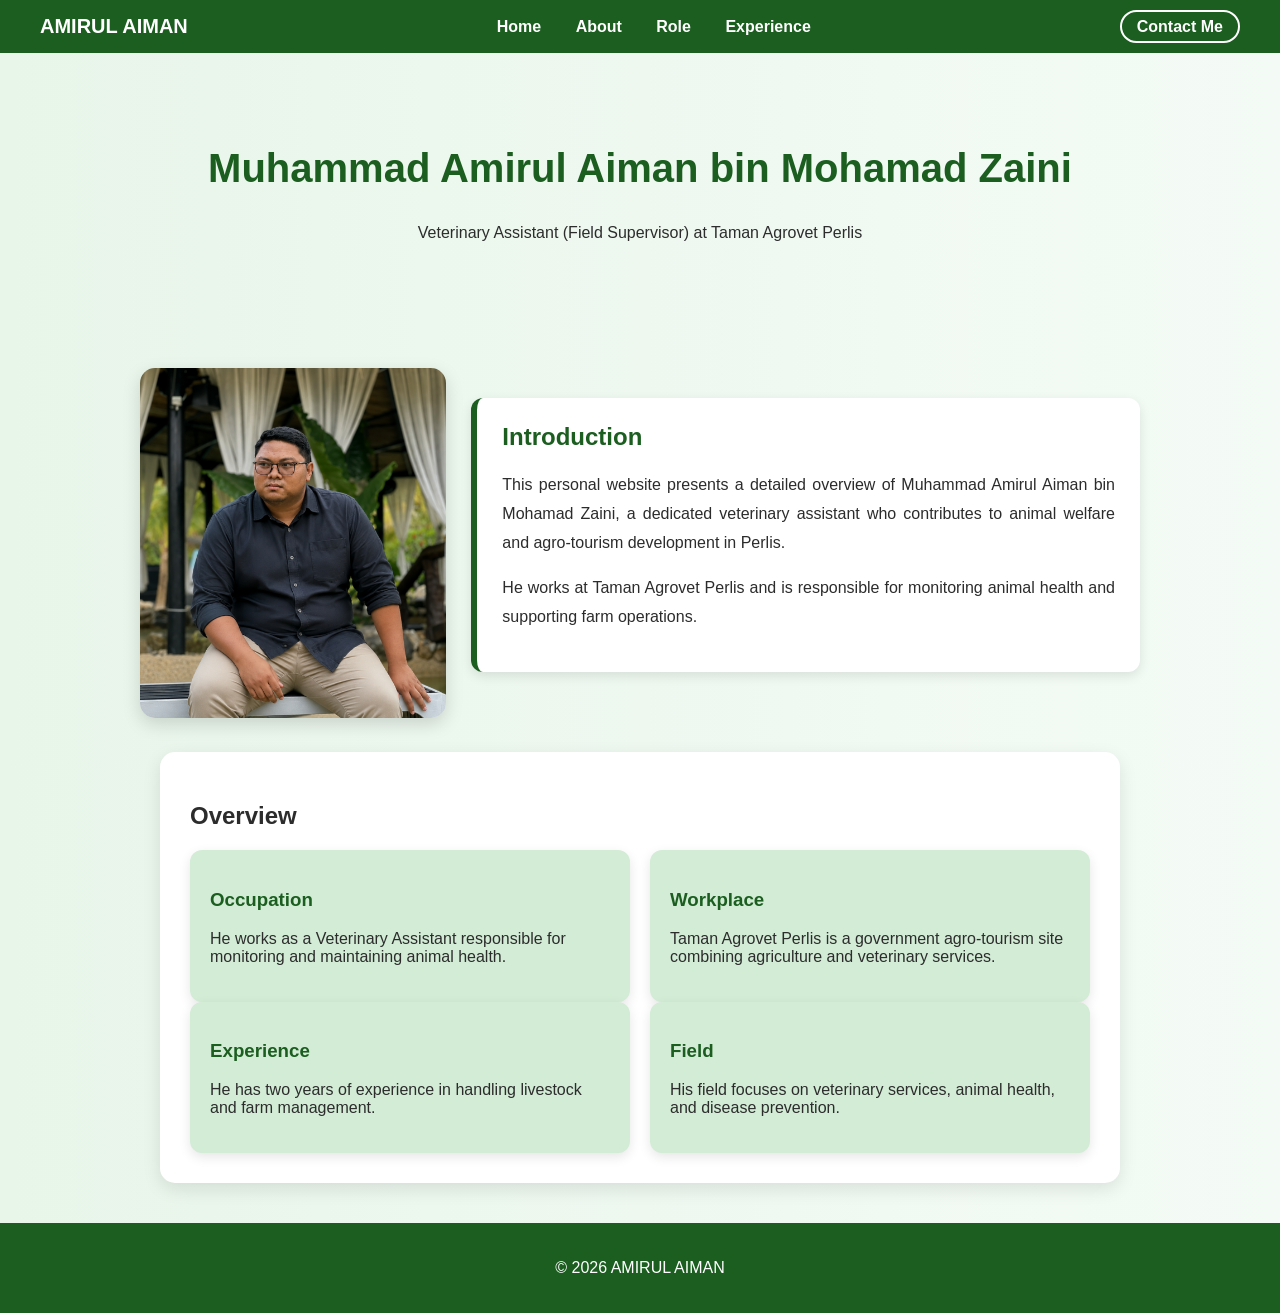
<file: index.html>
<!DOCTYPE html>
<html>
<head>
    <title>Home</title>
    <link rel="stylesheet" href="style.css">

    <style>

  
        .intro {
            max-width: 1000px;
            margin: 30px auto;
            display: flex;
            gap: 25px;
            align-items: center;
            flex-wrap: wrap;
        }

        .intro-img {
            flex: 1;
            text-align: center;
        }

        .intro-img img {
            width: 100%;
            max-width: 400px;
            height: 350px;
            object-fit: cover;
            border-radius: 15px;
            box-shadow: 0 6px 18px rgba(0,0,0,0.15);
        }

        .intro-text {
            flex: 2;
            background: white;
            padding: 25px;
            border-left: 6px solid #1b5e20;
            border-radius: 12px;
            box-shadow: 0 4px 12px rgba(0,0,0,0.1);
        }

        .intro-text h2 {
            color: #1b5e20;
            margin-top: 0;
        }

        .intro-text p {
            text-align: justify;
            line-height: 1.8;
        }

    </style>

</head>
<body>

<nav>
    <div class="nav-left">AMIRUL AIMAN</div>

    <div class="nav-center">
        <a href="index.html">Home</a>
        <a href="about.html">About</a>
        <a href="role.html">Role</a>
        <a href="experience.html">Experience</a>
    </div>

    <div class="nav-right">
        <a href="contact.html">Contact Me</a>
    </div>
</nav>

<section class="hero">
    <h1>Muhammad Amirul Aiman bin Mohamad Zaini</h1>
    <p>Veterinary Assistant (Field Supervisor) at Taman Agrovet Perlis</p>
</section>


<div class="intro">

    <div class="intro-img">
        <img src="amirul.png" alt="Profile Image">
    </div>

    <div class="intro-text">
        <h2>Introduction</h2>

        <p>
            This personal website presents a detailed overview of Muhammad Amirul Aiman bin Mohamad Zaini, a dedicated veterinary assistant who contributes to animal welfare and agro-tourism development in Perlis.
        </p>

        <p>
            He works at Taman Agrovet Perlis and is responsible for monitoring animal health and supporting farm operations.
        </p>

    </div>

</div>

<div class="card">
    <h2>Overview</h2>

    <!-- ROW 1 -->
    <div class="grid">

        <div class="box">
            <h3>Occupation</h3>
            <p>He works as a Veterinary Assistant responsible for monitoring and maintaining animal health.</p>
        </div>

        <div class="box">
            <h3>Workplace</h3>
            <p>Taman Agrovet Perlis is a government agro-tourism site combining agriculture and veterinary services.</p>
        </div>

    </div>


    <div class="grid">

        <div class="box">
            <h3>Experience</h3>
            <p>He has two years of experience in handling livestock and farm management.</p>
        </div>

        <div class="box">
            <h3>Field</h3>
            <p>His field focuses on veterinary services, animal health, and disease prevention.</p>
        </div>

    </div>

</div>
<footer>
    <p>© 2026 AMIRUL AIMAN</p>
</footer>

</body>
</html>
</file>
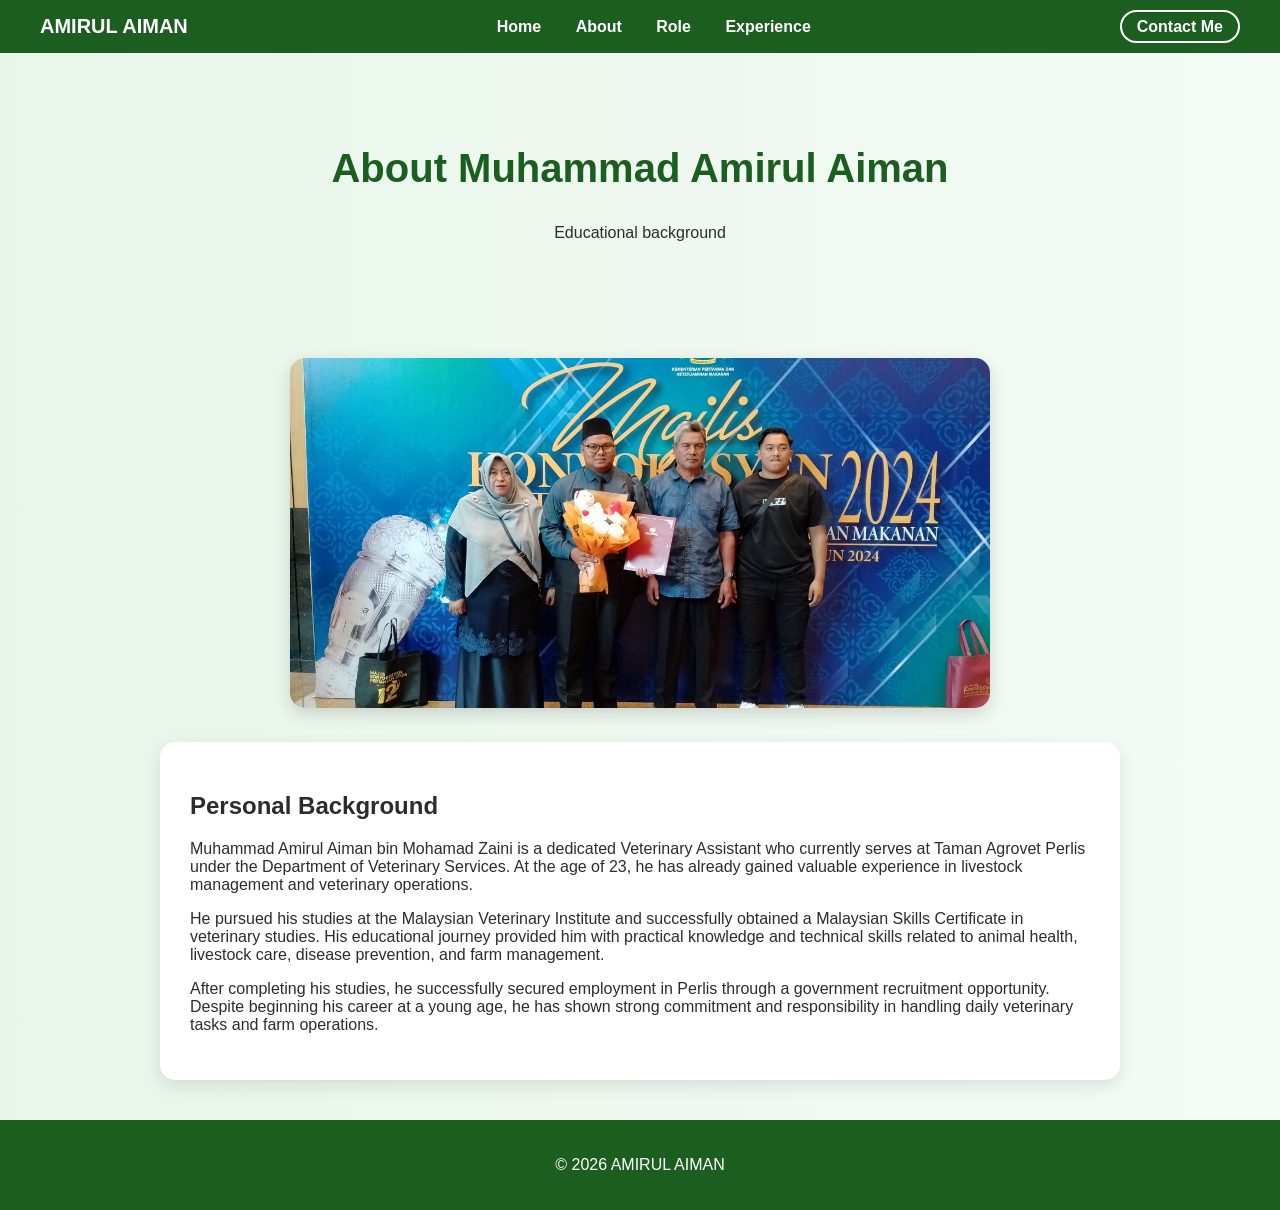
<file: about.html>
<!DOCTYPE html>
<html>
<head>
    <title>About</title>
    <link rel="stylesheet" href="style.css">

    <style>
        .about-image {
            text-align: center;
            margin: 20px auto;
        }

        .about-image img {
            width: 100%;
            max-width: 700px;
            height: 350px;
            object-fit: cover;
            border-radius: 15px;
            box-shadow: 0 6px 18px rgba(0,0,0,0.15);
        }
    </style>

</head>
<body>

<nav>
    <div class="nav-left">AMIRUL AIMAN</div>

    <div class="nav-center">
        <a href="index.html">Home</a>
        <a href="about.html">About</a>
        <a href="role.html">Role</a>
        <a href="experience.html">Experience</a>
    </div>

    <div class="nav-right">
        <a href="contact.html">Contact Me</a>
    </div>
</nav>

<section class="hero">
    <h1>About Muhammad Amirul Aiman</h1>
    <p>Educational background</p>
</section>


<div class="about-image">
    <img src="vet1.jpg" alt="Agrovet Perlis">
</div>

<div class="card">
    <h2>Personal Background</h2>

    <p>
        Muhammad Amirul Aiman bin Mohamad Zaini is a dedicated Veterinary Assistant who currently serves at Taman Agrovet Perlis under the Department of Veterinary Services. At the age of 23, he has already gained valuable experience in livestock management and veterinary operations.
    </p>

    <p>
        He pursued his studies at the Malaysian Veterinary Institute and successfully obtained a Malaysian Skills Certificate in veterinary studies. His educational journey provided him with practical knowledge and technical skills related to animal health, livestock care, disease prevention, and farm management.
    </p>

    <p>
        After completing his studies, he successfully secured employment in Perlis through a government recruitment opportunity. Despite beginning his career at a young age, he has shown strong commitment and responsibility in handling daily veterinary tasks and farm operations.
    </p>
</div>

<footer>
    <p>© 2026 AMIRUL AIMAN</p>
</footer>

</body>
</html>
</file>
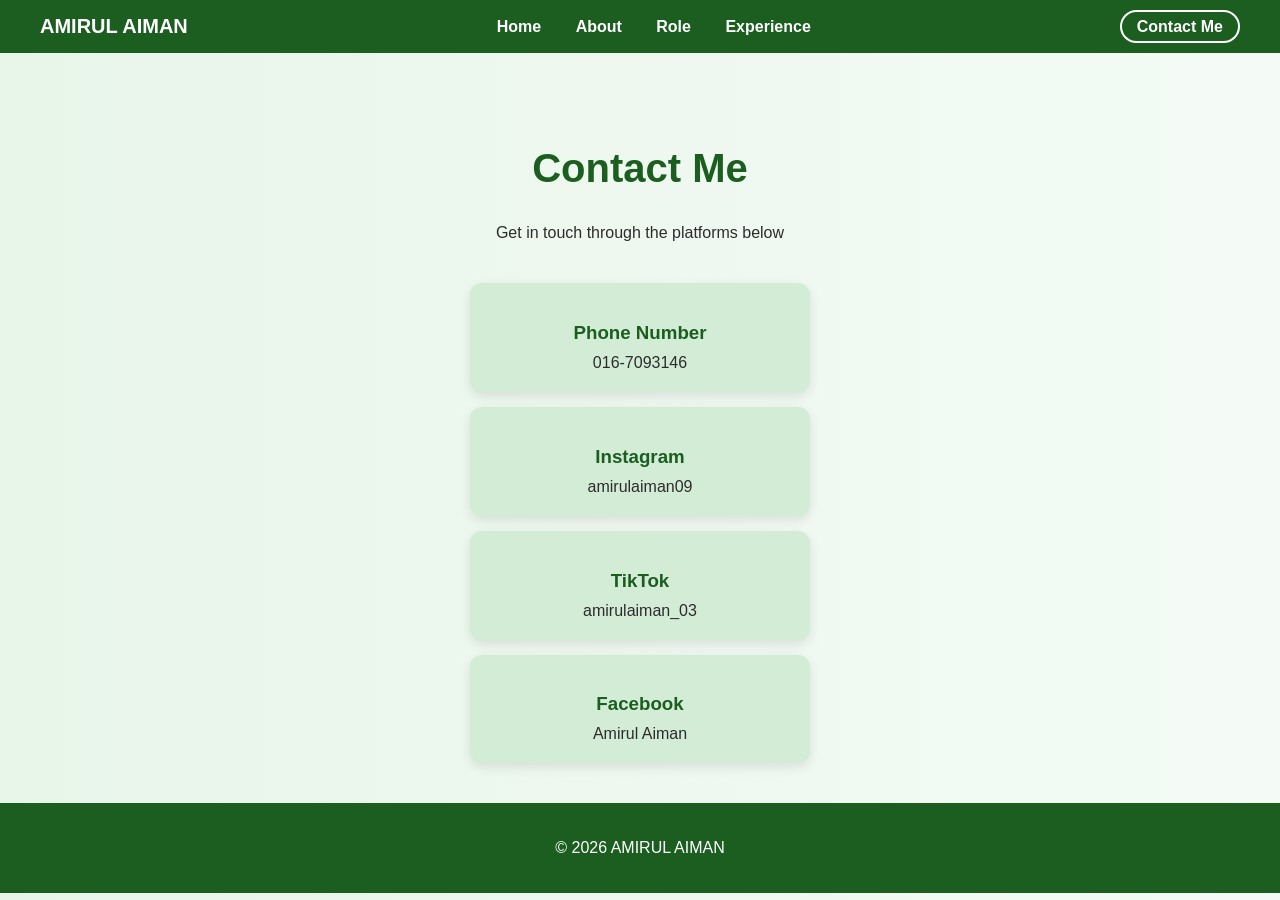
<file: contact.html>
<!DOCTYPE html>
<html>
<head>
    <title>Contact Me</title>
    <link rel="stylesheet" href="style.css">

    <style>

        .contact-list {
            max-width: 700px;
            margin: 10px auto 40px auto;
            text-align: center;
        }

        .contact-item {
            background: #d3ecd6;
            width: 300px;
            margin: 15px auto;
            padding: 20px;
            border-radius: 12px;
            box-shadow: 0 4px 12px rgba(0,0,0,0.1);
        }

        .contact-item h3 {
            color: #1b5e20;
            margin-bottom: 10px;
        }

        .contact-item p {
            margin: 0;
            font-size: 16px;
        }

        .hero {
            padding-bottom: 10px;
        }

    </style>

</head>
<body>

<nav>

    <div class="nav-left">
        AMIRUL AIMAN
    </div>

    <div class="nav-center">
        <a href="index.html">Home</a>
        <a href="about.html">About</a>
        <a href="role.html">Role</a>
        <a href="experience.html">Experience</a>
    </div>

    <div class="nav-right">
        <a href="contact.html">Contact Me</a>
    </div>

</nav>


<section class="hero">
    <h1>Contact Me</h1>
    <p>Get in touch through the platforms below</p>
</section>


<div class="contact-list">

        <div class="contact-item">
        <h3>Phone Number</h3>
        <p>016-7093146</p>
    </div>

    <div class="contact-item">
        <h3>Instagram</h3>
        <p>amirulaiman09</p>
    </div>

    <div class="contact-item">
        <h3>TikTok</h3>
        <p>amirulaiman_03</p>
    </div>

    <div class="contact-item">
        <h3>Facebook</h3>
        <p>Amirul Aiman</p>
    </div>

</div>

<footer>
    <p>© 2026 AMIRUL AIMAN</p>
</footer>

</body>
</html>
</file>
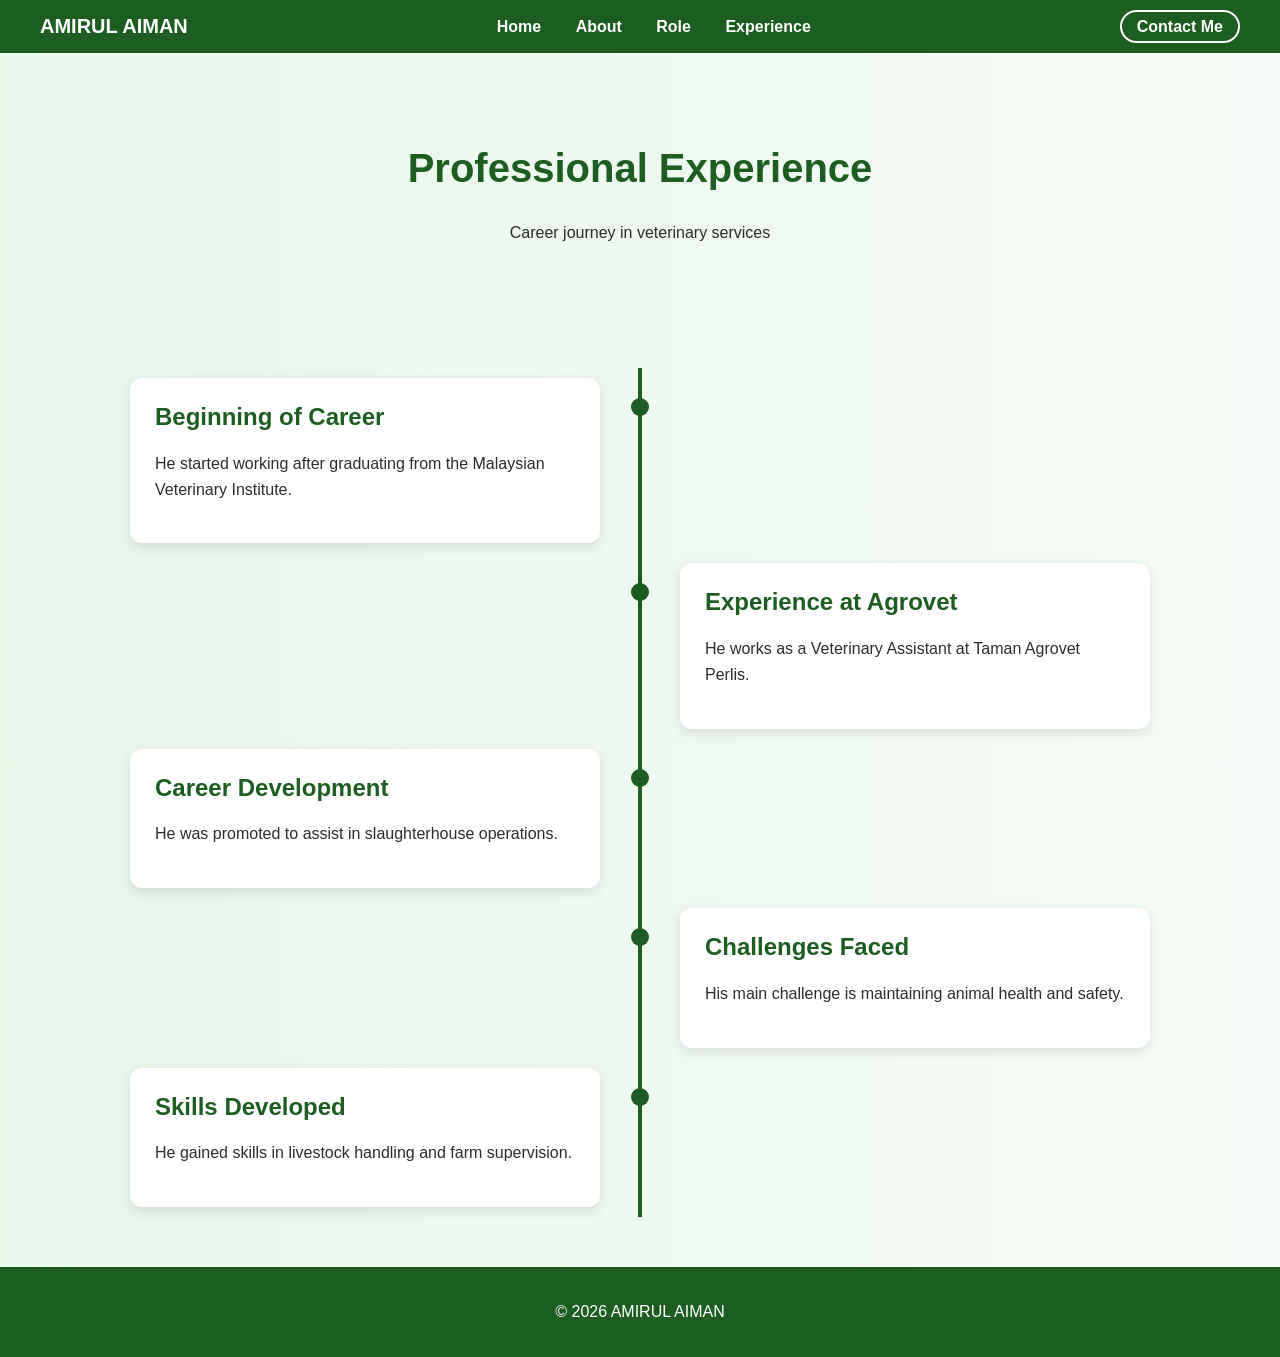
<file: experience.html>
<!DOCTYPE html>
<html>
<head>
    <title>Experience</title>
    <link rel="stylesheet" href="style.css">

    <style>

        .timeline {
            position: relative;
            max-width: 1100px;
            margin: 50px auto;
        }

        .timeline::after {
            content: '';
            position: absolute;
            width: 4px;
            background-color: #1b5e20;
            top: 0;
            bottom: 0;
            left: 50%;
            margin-left: -2px;
        }

        .container {
            padding: 10px 40px;
            position: relative;
            width: 50%;
            box-sizing: border-box;
        }

        .container.left {
            left: 0;
        }

        .container.right {
            left: 50%;
        }

        .content {
            padding: 25px;
            background-color: white;
            border-radius: 12px;
            box-shadow: 0 4px 12px rgba(0,0,0,0.1);
        }

        .content h2 {
            color: #1b5e20;
            margin-top: 0;
        }

        .content p {
            line-height: 1.6;
        }

        .container::after {
            content: '';
            position: absolute;
            width: 18px;
            height: 18px;
            right: -9px;
            background-color: #1b5e20;
            border-radius: 50%;
            top: 30px;
            z-index: 1;
        }

        .right::after {
            left: -9px;
        }

        @media screen and (max-width: 768px) {

            .timeline::after {
                left: 20px;
            }

            .container {
                width: 100%;
                padding-left: 60px;
                padding-right: 20px;
            }

            .container.right {
                left: 0;
            }

            .container.left::after,
            .container.right::after {
                left: 11px;
            }
        }

    </style>

</head>
<body>

<nav>
    <div class="nav-left">AMIRUL AIMAN</div>

    <div class="nav-center">
        <a href="index.html">Home</a>
        <a href="about.html">About</a>
        <a href="role.html">Role</a>
        <a href="experience.html">Experience</a>
    </div>

    <div class="nav-right">
        <a href="contact.html">Contact Me</a>
    </div>
</nav>

<section class="hero">
    <h1>Professional Experience</h1>
    <p>Career journey in veterinary services</p>
</section>

<div class="timeline">

    <div class="container left">
        <div class="content">
            <h2>Beginning of Career</h2>

            <p>
                He started working after graduating from the Malaysian Veterinary Institute.
            </p>
        </div>
    </div>

    <div class="container right">
        <div class="content">
            <h2>Experience at Agrovet</h2>

            <p>
                He works as a Veterinary Assistant at Taman Agrovet Perlis.
            </p>
        </div>
    </div>

    <div class="container left">
        <div class="content">
            <h2>Career Development</h2>

            <p>
                He was promoted to assist in slaughterhouse operations.
            </p>
        </div>
    </div>

    <div class="container right">
        <div class="content">
            <h2>Challenges Faced</h2>

            <p>
                His main challenge is maintaining animal health and safety.
            </p>
        </div>
    </div>

    <div class="container left">
        <div class="content">
            <h2>Skills Developed</h2>

            <p>
                He gained skills in livestock handling and farm supervision.
            </p>
        </div>
    </div>

</div>

<footer>
    <p>© 2026 AMIRUL AIMAN</p>
</footer>

</body>
</html>
</file>
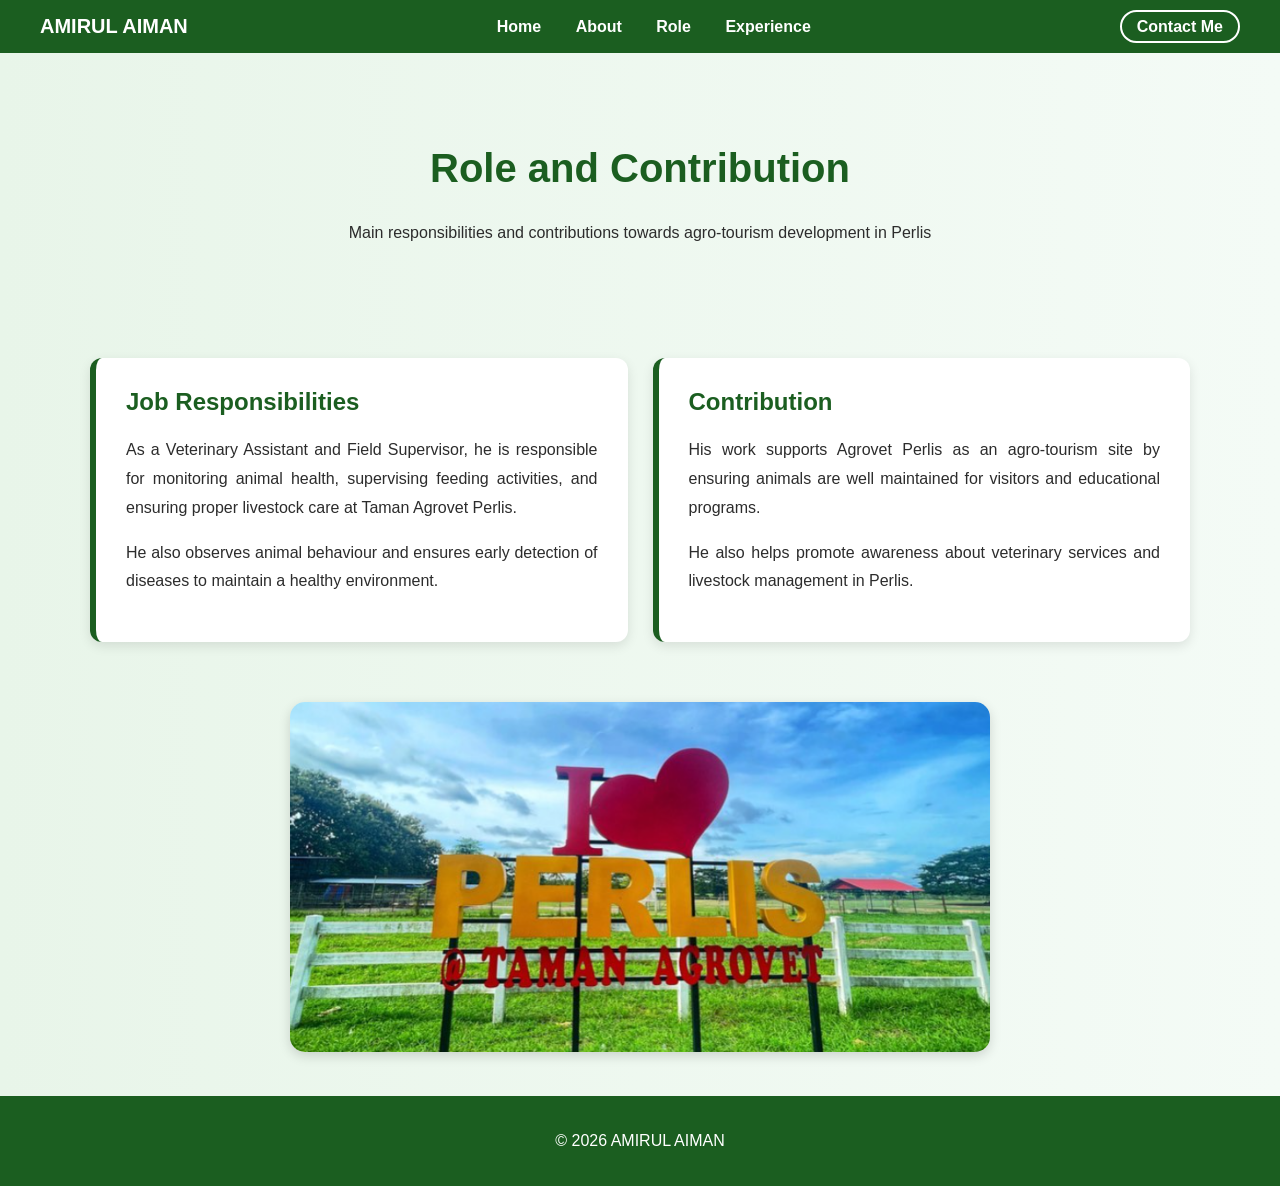
<file: role.html>
<!DOCTYPE html>
<html>
<head>
    <title>Role</title>
    <link rel="stylesheet" href="style.css">

    <style>

        .role-section {
            max-width: 1100px;
            margin: 40px auto;
            display: flex;
            flex-wrap: wrap;
            gap: 25px;
        }

        .role-card {
            flex: 1 1 450px;
            background: white;
            padding: 30px;
            border-left: 6px solid #1b5e20;
            border-radius: 12px;
            box-shadow: 0 4px 12px rgba(0,0,0,0.1);
        }

        .role-card h2 {
            color: #1b5e20;
            margin-top: 0;
        }

        .role-card p {
            text-align: justify;
            line-height: 1.8;
        }

        .role-image {
            max-width: 1000px;
            margin: 30px auto;
            text-align: center;
        }

        .role-image img {
            width: 100%;
            max-width: 700px;
            height: 350px;
            object-fit: cover;
            border-radius: 15px;
            box-shadow: 0 4px 12px rgba(0,0,0,0.15);
        }

    </style>

</head>
<body>

<nav>
    <div class="nav-left">AMIRUL AIMAN</div>

    <div class="nav-center">
        <a href="index.html">Home</a>
        <a href="about.html">About</a>
        <a href="role.html">Role</a>
        <a href="experience.html">Experience</a>
    </div>

    <div class="nav-right">
        <a href="contact.html">Contact Me</a>
    </div>
</nav>

<section class="hero">
    <h1>Role and Contribution</h1>
    <p>Main responsibilities and contributions towards agro-tourism development in Perlis</p>
</section>

<div class="role-section">

    <div class="role-card">

        <h2>Job Responsibilities</h2>

        <p>
            As a Veterinary Assistant and Field Supervisor, he is responsible for monitoring animal health, supervising feeding activities, and ensuring proper livestock care at Taman Agrovet Perlis.
        </p>

        <p>
            He also observes animal behaviour and ensures early detection of diseases to maintain a healthy environment.
        </p>

    </div>

    <div class="role-card">

        <h2>Contribution</h2>

        <p>
            His work supports Agrovet Perlis as an agro-tourism site by ensuring animals are well maintained for visitors and educational programs.
        </p>

        <p>
            He also helps promote awareness about veterinary services and livestock management in Perlis.
        </p>

    </div>

</div>


<div class="role-image">
    <img src="aggrovet.png" alt="Agrovet Perlis">
</div>

<footer>
    <p>© 2026 AMIRUL AIMAN</p>
</footer>

</body>
</html>
</file>
<file: style.css>
body {
    font-family: 'Segoe UI', Arial, sans-serif;
    margin: 0;
    background: linear-gradient(to right, #e8f5e9, #f4fbf6);
    color: #2c2c2c;
}


nav {
    background-color: #1b5e20;
    padding: 15px 40px;
    display: flex;
    justify-content: space-between;
    align-items: center;
}

.nav-left {
    color: white;
    font-size: 20px;
    font-weight: 700;
}

.nav-center a {
    color: white;
    margin: 0 15px;
    text-decoration: none;
    font-weight: 600;
}

.nav-center a:hover {
    color: #a5d6a7;
}

.nav-right a {
    color: white;
    border: 2px solid white;
    padding: 6px 15px;
    border-radius: 25px;
    text-decoration: none;
    font-weight: 600;
}

.nav-right a:hover {
    background: white;
    color: #1b5e20;
}


.hero {
    text-align: center;
    padding: 60px 20px;
}

.hero h1 {
    font-size: 40px;
    color: #1b5e20;
}


.card {
    background: white;
    margin: 30px auto;
    padding: 30px;
    max-width: 900px;
    border-radius: 15px;
    box-shadow: 0 6px 18px rgba(0,0,0,0.1);
}


.grid {
    display: grid;
    grid-template-columns: repeat(auto-fit, minmax(250px, 1fr));
    gap: 20px;
}

.box {
    background: #d3ecd6;
    padding: 20px;
    border-radius: 12px;
    box-shadow: 0 4px 12px rgba(0,0,0,0.1);
    transition: 0.3s;
}

.box:hover {
    transform: translateY(-5px);
}

.box h3 {
    color: #1b5e20;
}

/* IMAGE */
img {
    width: 100%;
    max-width: 350px;
    border-radius: 12px;
    margin-top: 20px;
}

footer {
    text-align: center;
    padding: 20px;
    background: #1b5e20;
    color: white;
    margin-top: 40px;
}
</file>
